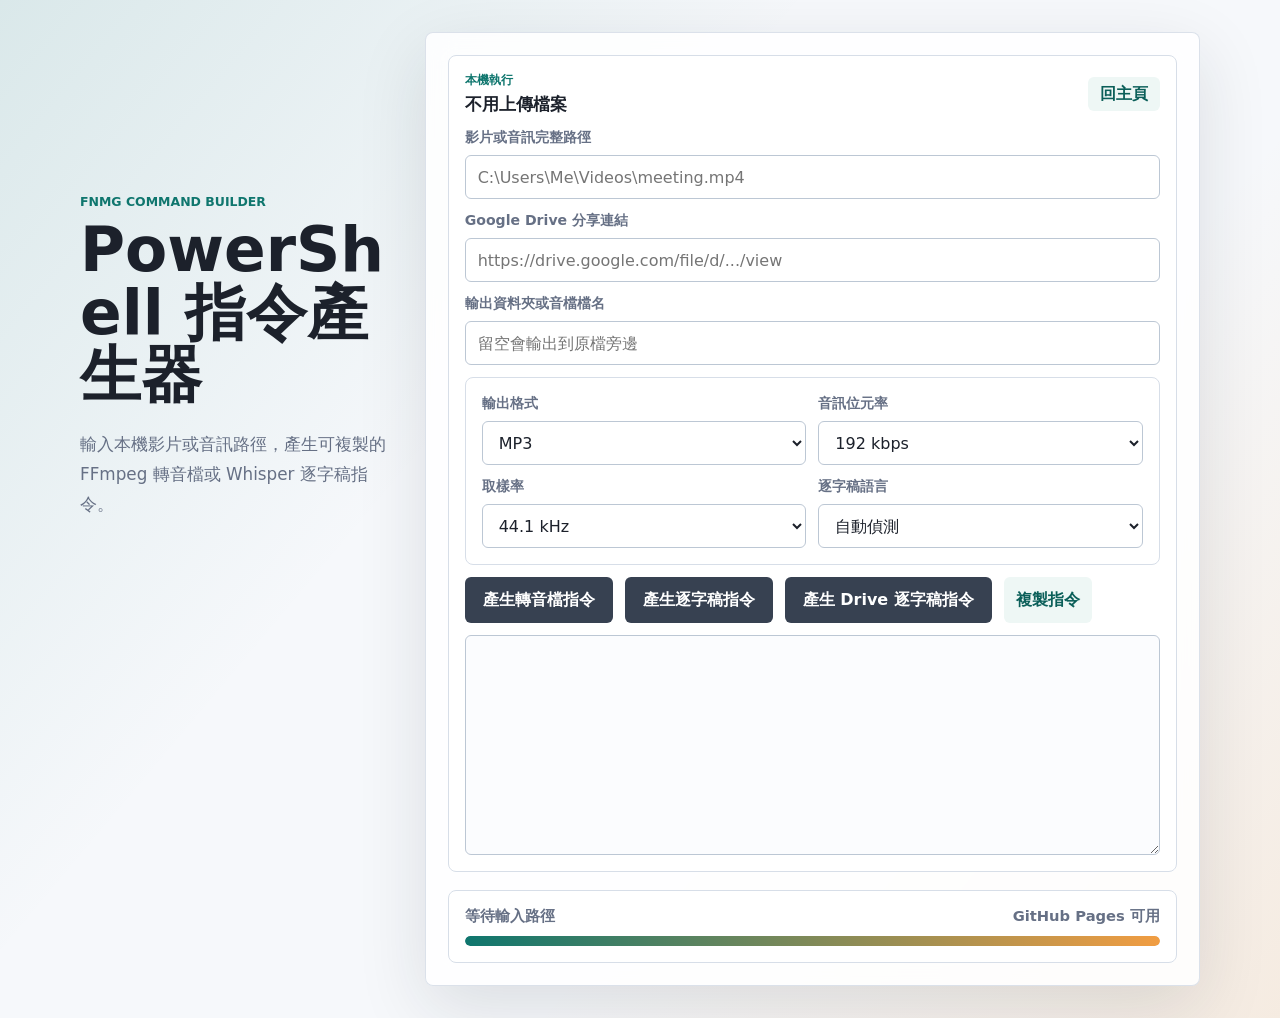
<file: command.html>
<!doctype html>
<html lang="zh-Hant">
  <head>
    <meta charset="UTF-8" />
    <meta name="viewport" content="width=device-width, initial-scale=1.0" />
    <title>PowerShell 指令產生器｜FNMG</title>
    <link rel="stylesheet" href="styles.css" />
  </head>
  <body>
    <main class="app-shell">
      <section class="workspace command-workspace" aria-labelledby="page-title">
        <div class="intro">
          <p class="eyebrow">FNMG Command Builder</p>
          <h1 id="page-title">PowerShell 指令產生器</h1>
          <p>
            輸入本機影片或音訊路徑，產生可複製的 FFmpeg 轉音檔或 Whisper 逐字稿指令。
          </p>
        </div>

        <form class="converter" id="command-form">
          <section class="command-panel" aria-label="PowerShell 指令產生器">
            <div class="command-header">
              <div>
                <p class="panel-label">本機執行</p>
                <h2>不用上傳檔案</h2>
              </div>
              <a class="text-button" href="index.html">回主頁</a>
            </div>

            <label class="wide-field">
              <span>影片或音訊完整路徑</span>
              <input
                id="local-path-input"
                type="text"
                placeholder="C:\Users\Me\Videos\meeting.mp4"
                autocomplete="off"
              />
            </label>

            <label class="wide-field">
              <span>Google Drive 分享連結</span>
              <input
                id="drive-link-input"
                type="url"
                placeholder="https://drive.google.com/file/d/.../view"
                autocomplete="off"
              />
            </label>

            <label class="wide-field">
              <span>輸出資料夾或音檔檔名</span>
              <input
                id="output-path-input"
                type="text"
                placeholder="留空會輸出到原檔旁邊"
                autocomplete="off"
              />
            </label>

            <section class="settings compact-settings" aria-label="指令設定">
              <label>
                <span>輸出格式</span>
                <select id="format-select">
                  <option value="mp3">MP3</option>
                  <option value="wav">WAV</option>
                  <option value="aac">AAC</option>
                  <option value="ogg">OGG</option>
                  <option value="flac">FLAC</option>
                  <option value="m4a">M4A</option>
                </select>
              </label>

              <label>
                <span>音訊位元率</span>
                <select id="bitrate-select">
                  <option value="128k">128 kbps</option>
                  <option value="192k" selected>192 kbps</option>
                  <option value="256k">256 kbps</option>
                  <option value="320k">320 kbps</option>
                </select>
              </label>

              <label>
                <span>取樣率</span>
                <select id="sample-rate-select">
                  <option value="44100" selected>44.1 kHz</option>
                  <option value="48000">48 kHz</option>
                  <option value="96000">96 kHz</option>
                </select>
              </label>

              <label>
                <span>逐字稿語言</span>
                <select id="transcript-language-select">
                  <option value="auto" selected>自動偵測</option>
                  <option value="zh">中文</option>
                  <option value="en">英文</option>
                  <option value="ja">日文</option>
                  <option value="ko">韓文</option>
                </select>
              </label>
            </section>

            <div class="command-actions">
              <button class="secondary-button" id="generate-audio-command-button" type="button">
                產生轉音檔指令
              </button>
              <button class="secondary-button" id="generate-transcript-command-button" type="button">
                產生逐字稿指令
              </button>
              <button class="secondary-button" id="generate-drive-transcript-command-button" type="button">
                產生 Drive 逐字稿指令
              </button>
              <button class="text-button" id="copy-command-button" type="button">
                複製指令
              </button>
            </div>

            <textarea id="command-output" readonly></textarea>
          </section>

          <section class="progress-panel" aria-live="polite">
            <div class="progress-header">
              <span id="status-text">等待輸入路徑</span>
              <span>GitHub Pages 可用</span>
            </div>
            <div class="progress-track">
              <div class="progress-bar static-progress"></div>
            </div>
          </section>
        </form>
      </section>
    </main>

    <script src="command.js"></script>
  </body>
</html>
</file>
<file: styles.css>
:root {
  color-scheme: light;
  --ink: #1c212b;
  --muted: #667085;
  --line: #d7dee8;
  --surface: #ffffff;
  --page: #f6f8fb;
  --accent: #0f766e;
  --accent-strong: #0b5f59;
  --accent-soft: #d9f3ef;
  --danger: #b42318;
  --shadow: 0 22px 70px rgba(28, 33, 43, 0.12);
}

* {
  box-sizing: border-box;
}

[hidden] {
  display: none !important;
}

body {
  margin: 0;
  min-height: 100vh;
  color: var(--ink);
  background:
    linear-gradient(130deg, rgba(15, 118, 110, 0.12), transparent 38%),
    linear-gradient(310deg, rgba(241, 157, 66, 0.14), transparent 35%),
    var(--page);
  font-family:
    "Noto Sans TC",
    "Microsoft JhengHei",
    system-ui,
    -apple-system,
    BlinkMacSystemFont,
    "Segoe UI",
    sans-serif;
}

button,
select,
input {
  font: inherit;
}

.app-shell {
  width: min(1120px, calc(100% - 32px));
  min-height: 100vh;
  margin: 0 auto;
  display: grid;
  place-items: center;
  padding: 32px 0;
}

.workspace {
  width: 100%;
  display: grid;
  grid-template-columns: minmax(260px, 0.85fr) minmax(320px, 1.15fr);
  gap: 28px;
  align-items: center;
}

.command-workspace {
  grid-template-columns: minmax(260px, 0.58fr) minmax(420px, 1.42fr);
  align-items: start;
}

.command-workspace .intro {
  min-width: 0;
  padding-top: 18vh;
}

.command-workspace h1 {
  max-width: 8.5ch;
  font-size: clamp(2.9rem, 4.8vw, 4.7rem);
  line-height: 1.02;
  overflow-wrap: anywhere;
}

.command-workspace .intro p:last-child {
  max-width: 28rem;
}

.intro {
  padding: 16px 0;
}

.eyebrow,
.panel-label {
  margin: 0 0 10px;
  color: var(--accent);
  font-size: 0.78rem;
  font-weight: 800;
  letter-spacing: 0;
  text-transform: uppercase;
}

h1 {
  max-width: 11ch;
  margin: 0;
  font-size: clamp(2.4rem, 7vw, 5.5rem);
  line-height: 0.95;
  letter-spacing: 0;
}

.intro p:last-child {
  max-width: 31rem;
  margin: 22px 0 0;
  color: var(--muted);
  font-size: 1.05rem;
  line-height: 1.8;
}

.hero-link {
  min-height: 42px;
  display: inline-flex;
  align-items: center;
  justify-content: center;
  margin-top: 22px;
  padding: 0 14px;
  border-radius: 6px;
  color: #ffffff;
  background: #374151;
  font-weight: 800;
  text-decoration: none;
}

.hero-link:hover {
  background: #1f2937;
}

.converter {
  display: grid;
  gap: 18px;
  padding: 22px;
  background: rgba(255, 255, 255, 0.86);
  border: 1px solid rgba(215, 222, 232, 0.9);
  border-radius: 8px;
  box-shadow: var(--shadow);
  backdrop-filter: blur(14px);
}

.drop-zone {
  min-height: 230px;
  border: 2px dashed #aab7c7;
  border-radius: 8px;
  display: grid;
  place-items: center;
  align-content: center;
  gap: 8px;
  padding: 28px;
  text-align: center;
  color: var(--muted);
  background: #fbfcfe;
  cursor: pointer;
  transition:
    border-color 160ms ease,
    background 160ms ease,
    transform 160ms ease;
}

.drop-zone:hover,
.drop-zone.drag-over {
  border-color: var(--accent);
  background: var(--accent-soft);
  transform: translateY(-1px);
}

.drop-zone input {
  position: absolute;
  width: 1px;
  height: 1px;
  opacity: 0;
  pointer-events: none;
}

.upload-icon {
  width: 54px;
  height: 54px;
  display: inline-grid;
  place-items: center;
  border-radius: 50%;
  color: #ffffff;
  background: var(--accent);
  font-size: 2rem;
  font-weight: 500;
  line-height: 1;
}

.drop-title {
  color: var(--ink);
  font-size: 1.22rem;
  font-weight: 800;
}

.drop-help {
  max-width: 24rem;
  font-size: 0.94rem;
  line-height: 1.6;
}

.file-panel,
.settings,
.progress-panel,
.transcript-panel,
.command-panel {
  border: 1px solid var(--line);
  border-radius: 8px;
  background: var(--surface);
}

.file-panel {
  display: flex;
  justify-content: space-between;
  gap: 18px;
  padding: 18px;
}

.file-panel h2 {
  max-width: 26rem;
  margin: 0;
  overflow-wrap: anywhere;
  font-size: 1.05rem;
  line-height: 1.35;
}

.file-meta {
  display: grid;
  gap: 10px;
  min-width: 130px;
  margin: 0;
}

.file-meta div {
  display: grid;
  gap: 3px;
}

dt {
  color: var(--muted);
  font-size: 0.78rem;
}

dd {
  margin: 0;
  font-weight: 800;
}

.settings {
  display: grid;
  grid-template-columns: repeat(2, 1fr);
  gap: 12px;
  padding: 16px;
}

.settings label {
  display: grid;
  gap: 8px;
}

.settings span {
  color: var(--muted);
  font-size: 0.88rem;
  font-weight: 700;
}

select,
input[type="text"],
input[type="url"] {
  width: 100%;
  min-height: 44px;
  padding: 0 12px;
  color: var(--ink);
  border: 1px solid #bcc7d4;
  border-radius: 6px;
  background: #ffffff;
}

.actions {
  display: flex;
  flex-wrap: wrap;
  gap: 12px;
}

.primary-button,
.secondary-button,
.download-button,
.text-button {
  min-height: 46px;
  display: inline-flex;
  align-items: center;
  justify-content: center;
  padding: 0 18px;
  border: 0;
  border-radius: 6px;
  font-weight: 800;
  text-decoration: none;
}

.primary-button {
  color: #ffffff;
  background: var(--accent);
  cursor: pointer;
}

.primary-button:hover:not(:disabled) {
  background: var(--accent-strong);
}

.primary-button:disabled {
  cursor: not-allowed;
  opacity: 0.48;
}

.secondary-button {
  color: #ffffff;
  background: #374151;
  cursor: pointer;
}

.secondary-button:hover:not(:disabled) {
  background: #1f2937;
}

.secondary-button:disabled {
  cursor: not-allowed;
  opacity: 0.48;
}

.download-button {
  color: var(--accent-strong);
  background: var(--accent-soft);
  cursor: pointer;
}

.download-button:hover:not(:disabled) {
  background: #c7ebe5;
}

.download-button:disabled {
  cursor: not-allowed;
  opacity: 0.55;
}

.transcript-panel {
  display: grid;
  gap: 12px;
  padding: 16px;
}

.transcript-header,
.command-header {
  display: flex;
  align-items: center;
  justify-content: space-between;
  gap: 12px;
}

.transcript-header .panel-label,
.command-header .panel-label {
  margin: 0;
}

.command-header h2 {
  margin: 4px 0 0;
  font-size: 1.05rem;
}

.transcript-actions {
  display: flex;
  flex-wrap: wrap;
  gap: 8px;
}

.text-button {
  min-height: 34px;
  padding: 0 12px;
  color: var(--accent-strong);
  background: #eef7f5;
  cursor: pointer;
}

.text-button:hover {
  background: var(--accent-soft);
}

textarea {
  width: 100%;
  min-height: 220px;
  resize: vertical;
  padding: 14px;
  color: var(--ink);
  border: 1px solid #bcc7d4;
  border-radius: 6px;
  line-height: 1.7;
  background: #fbfcfe;
}

.command-panel {
  display: grid;
  gap: 12px;
  padding: 16px;
}

.wide-field {
  display: grid;
  gap: 8px;
}

.wide-field span {
  color: var(--muted);
  font-size: 0.88rem;
  font-weight: 700;
}

.command-actions {
  display: flex;
  flex-wrap: wrap;
  gap: 12px;
}

.progress-panel {
  padding: 16px;
}

.progress-header {
  display: flex;
  justify-content: space-between;
  gap: 16px;
  margin-bottom: 10px;
  color: var(--muted);
  font-size: 0.92rem;
  font-weight: 700;
}

.progress-track {
  height: 10px;
  overflow: hidden;
  border-radius: 999px;
  background: #e8edf3;
}

.progress-bar {
  width: 0%;
  height: 100%;
  border-radius: inherit;
  background: linear-gradient(90deg, var(--accent), #f19d42);
  transition: width 180ms ease;
}

.static-progress {
  width: 100%;
}

.is-error {
  color: var(--danger);
}

@media (max-width: 820px) {
  .app-shell {
    width: min(100% - 22px, 620px);
    place-items: start center;
  }

  .workspace {
    grid-template-columns: 1fr;
    gap: 20px;
  }

  h1 {
    max-width: 8ch;
    font-size: clamp(2.6rem, 14vw, 4.5rem);
  }

  .converter {
    padding: 16px;
  }

  .settings {
    grid-template-columns: 1fr;
  }

  .file-panel {
    display: grid;
  }
}

@media (max-width: 1180px) {
  .command-workspace {
    grid-template-columns: 1fr;
    gap: 22px;
  }

  .command-workspace .intro {
    padding-top: 0;
  }

  .command-workspace h1 {
    max-width: 12ch;
    font-size: clamp(2.6rem, 8vw, 4.2rem);
  }
}
</file>
